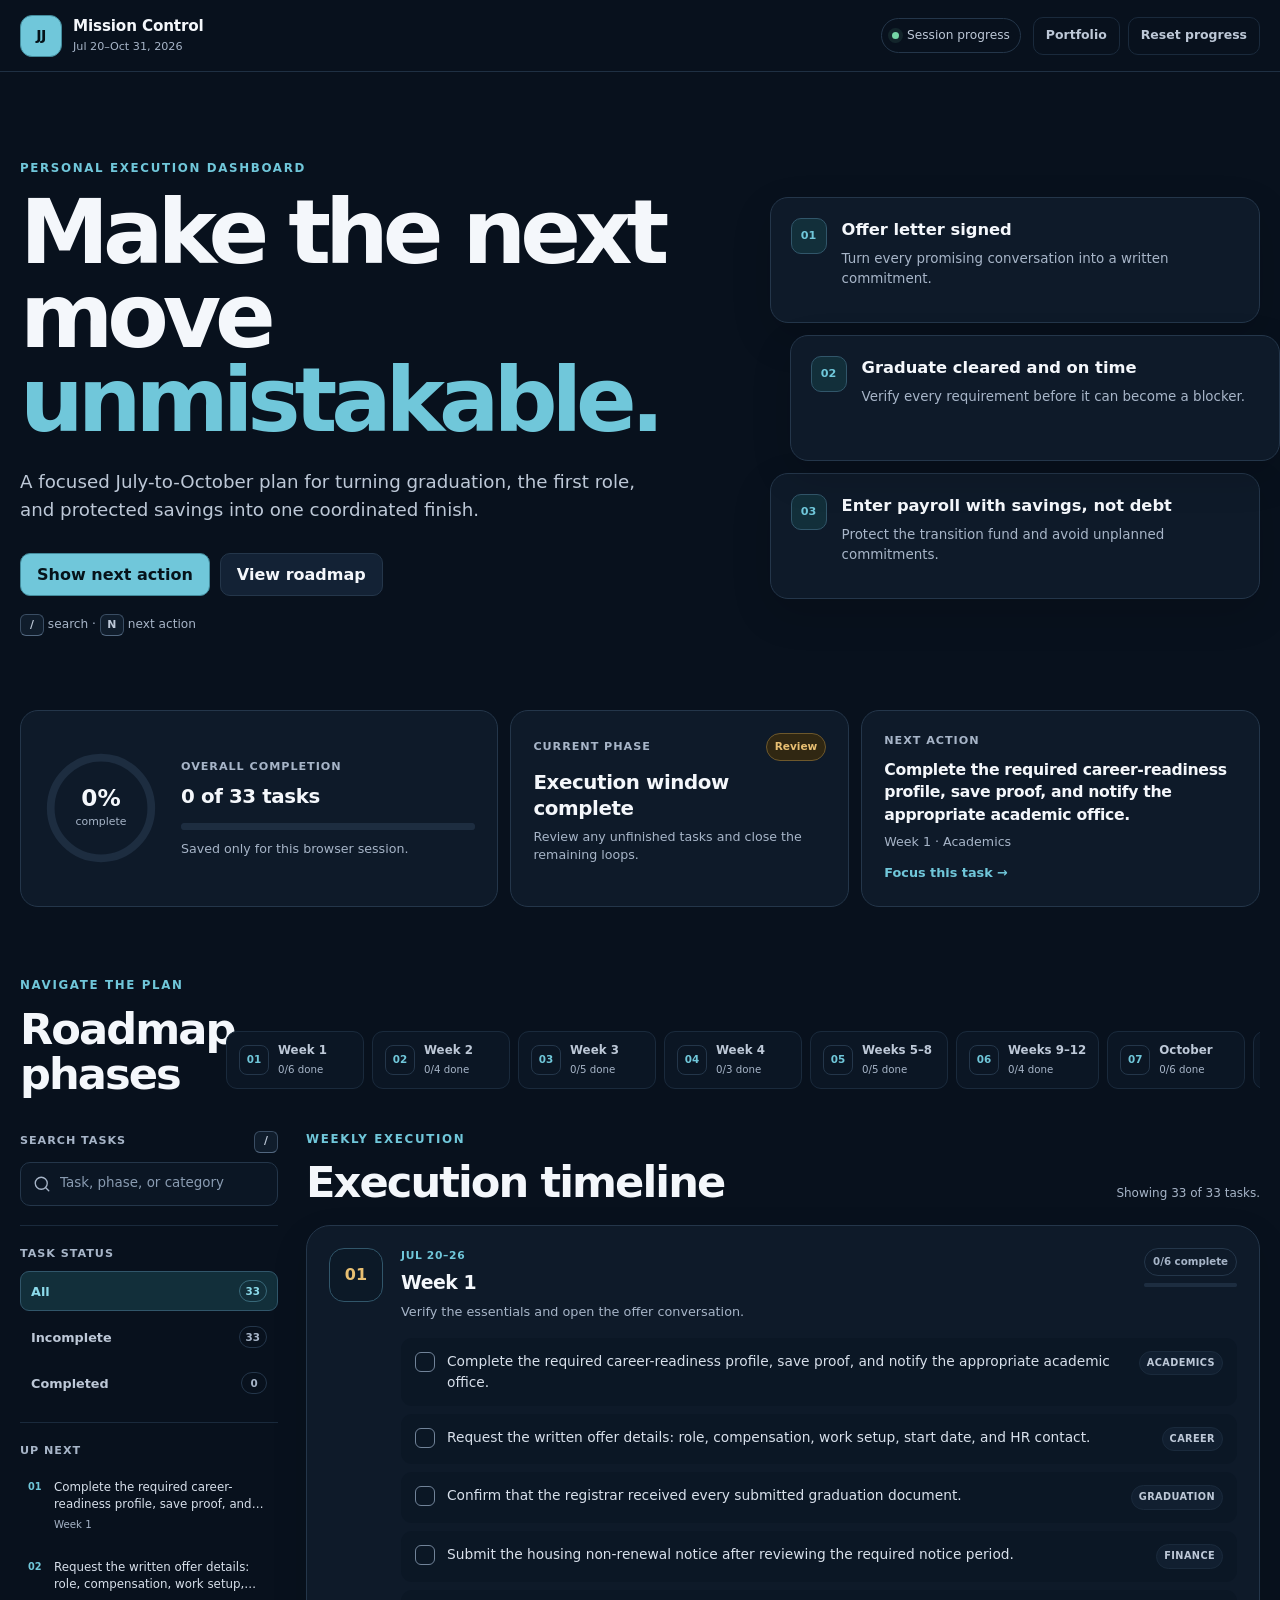
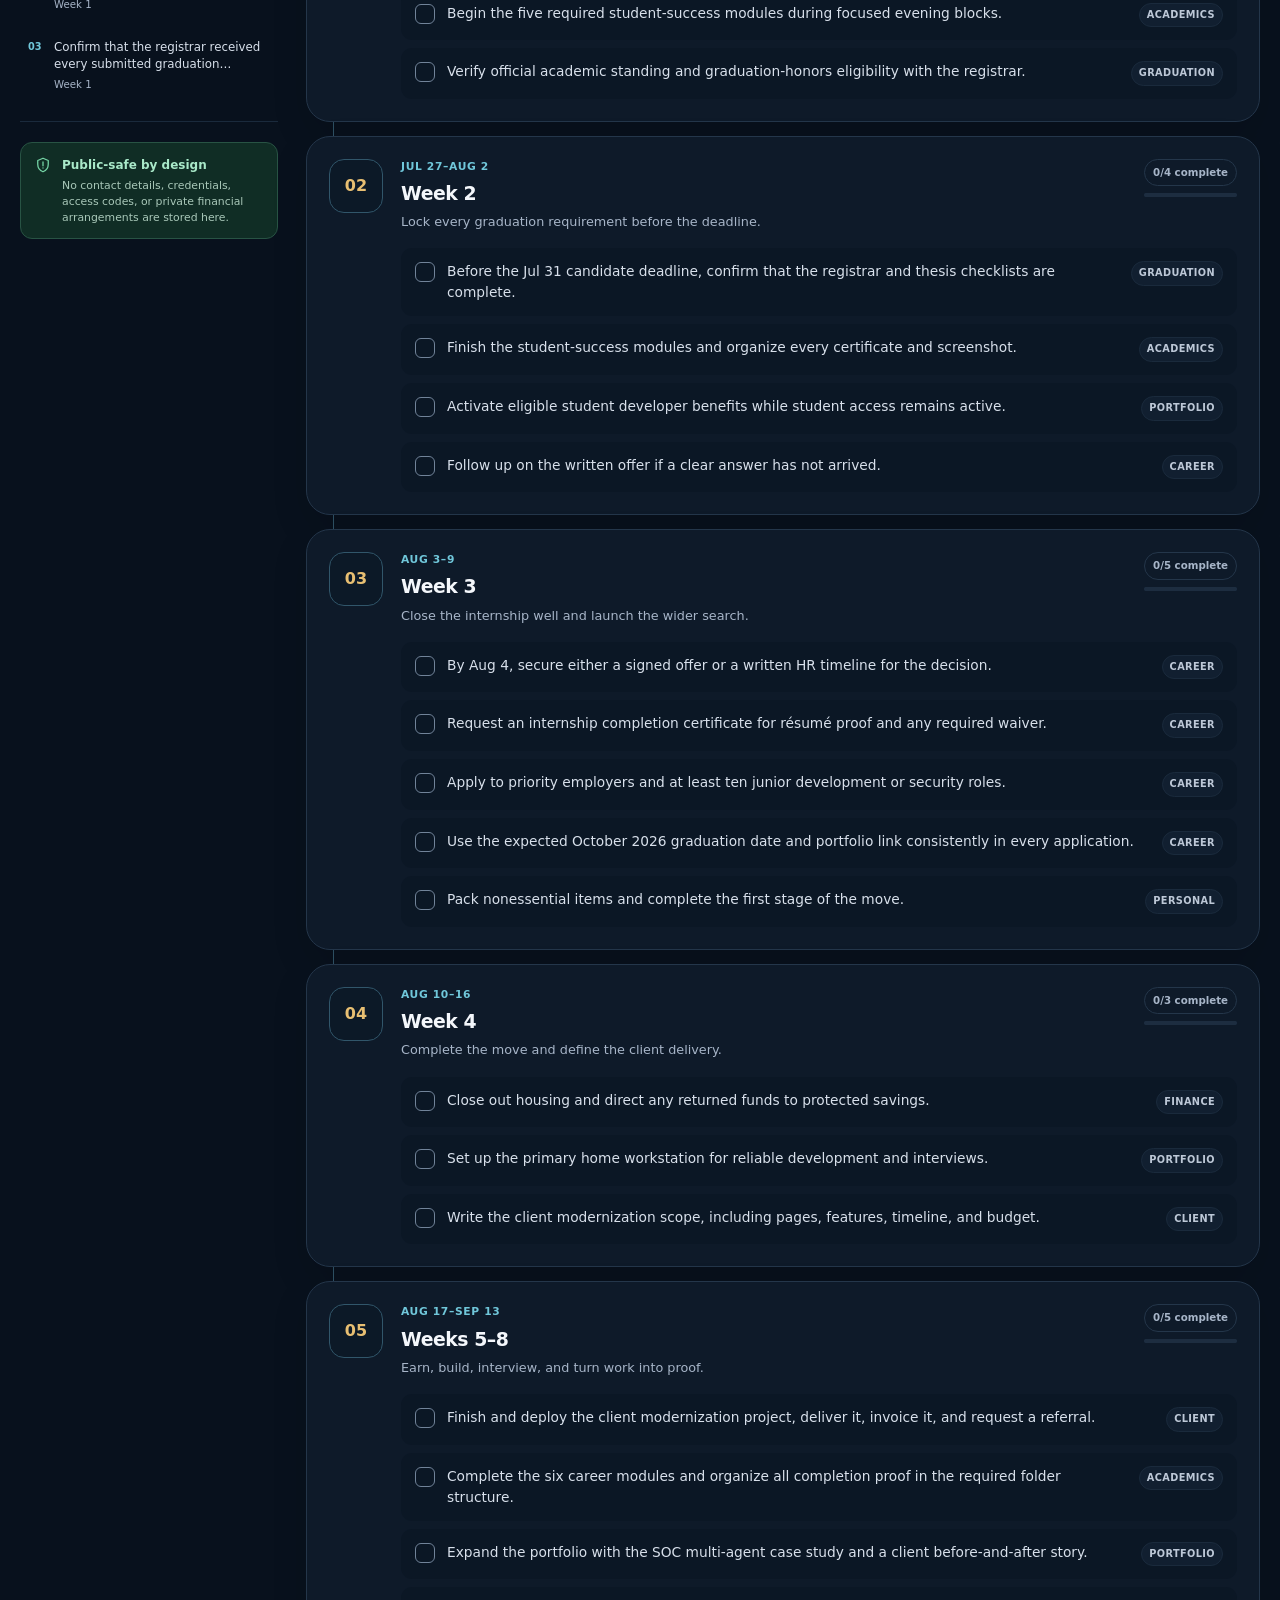
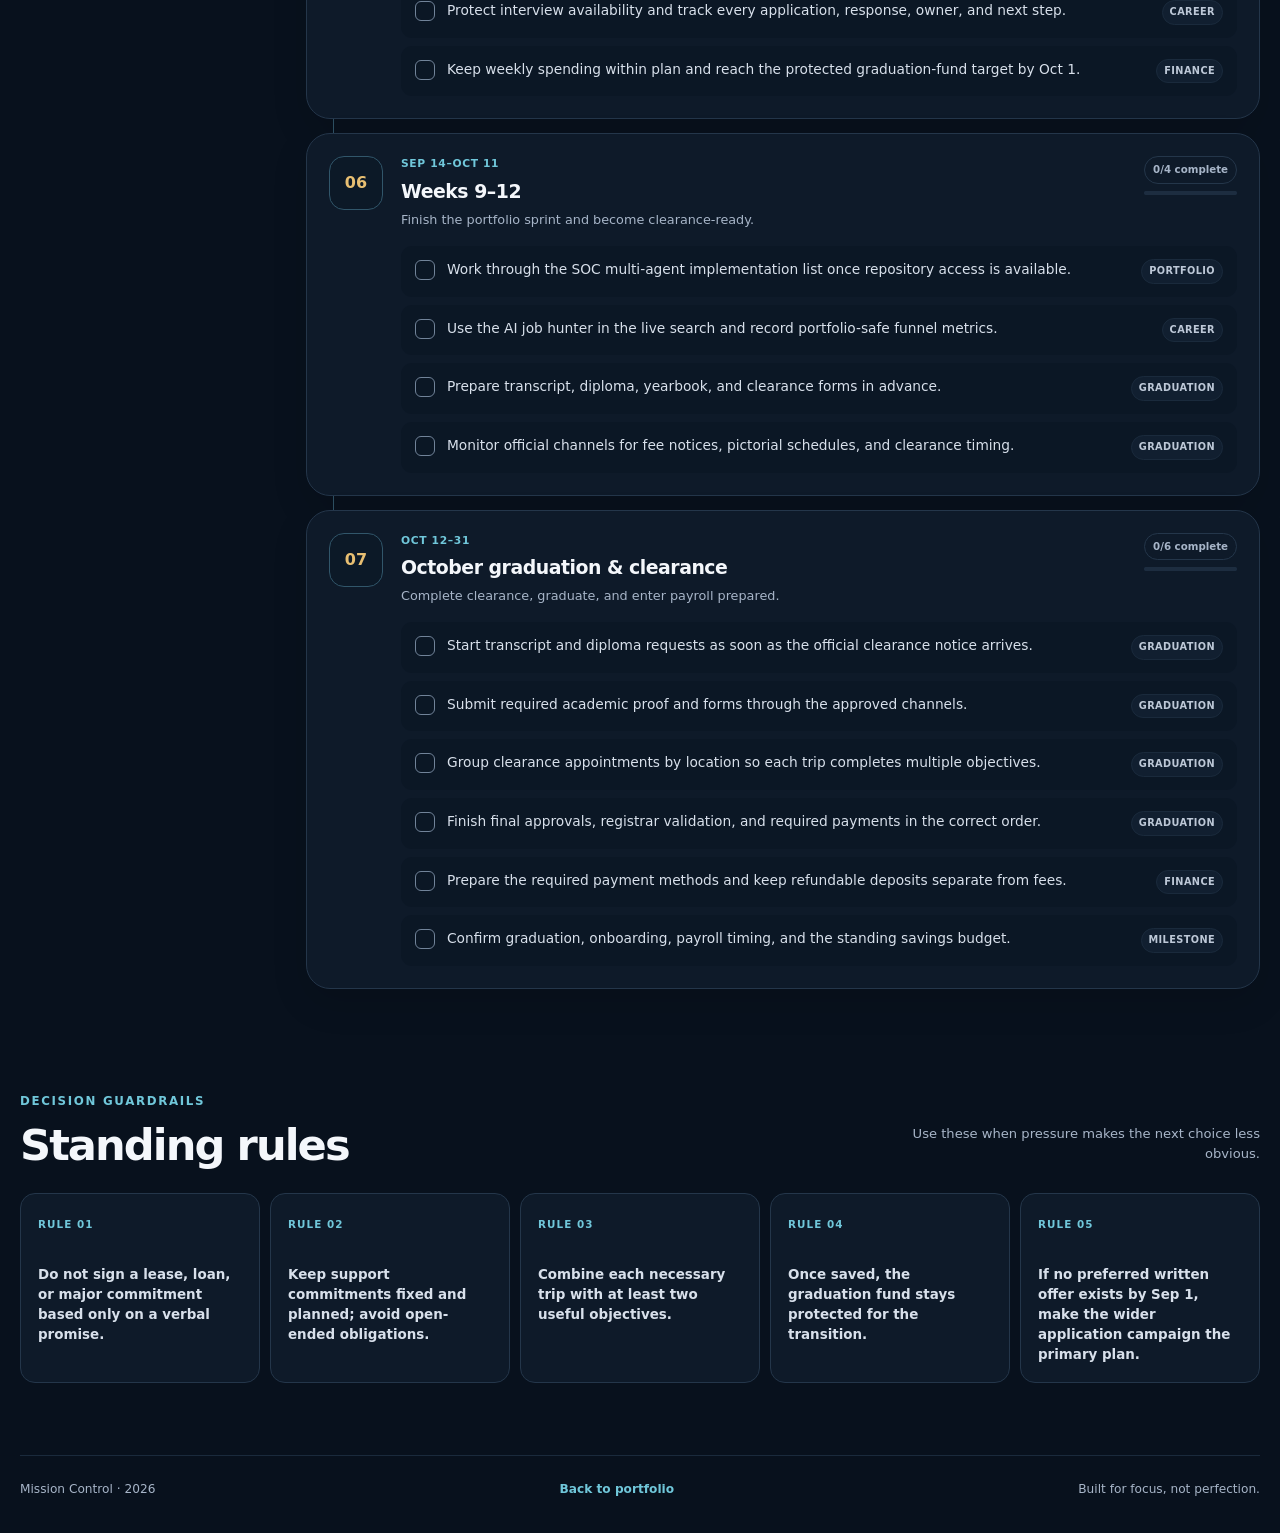
<file: roadmap/index.html>
<!doctype html>
<html lang="en">
<head>
  <meta charset="utf-8">
  <meta name="viewport" content="width=device-width, initial-scale=1">
  <meta name="color-scheme" content="dark">
  <meta name="theme-color" content="#08111d">
  <meta name="robots" content="noindex,nofollow">
  <meta name="description" content="A session-based execution dashboard for career, graduation, and financial goals from July to October 2026.">
  <meta http-equiv="Content-Security-Policy" content="default-src 'self'; script-src 'self'; style-src 'self'; img-src 'self' data:; object-src 'none'; base-uri 'self'; form-action 'none'; upgrade-insecure-requests">
  <link rel="canonical" href="https://newtonsuu.github.io/Portfolio_v2/roadmap/">
  <title>Mission Control | July–October 2026 Roadmap</title>
  <link rel="stylesheet" href="styles.css">
  <script src="script.js" defer></script>
</head>
<body>
  <a class="skip-link" href="#execution-timeline">Skip to execution timeline</a>

  <header class="site-header">
    <a class="brand" href="#" aria-label="Mission Control roadmap home">
      <span class="brand-mark" aria-hidden="true">JJ</span>
      <span class="brand-copy">
        <strong>Mission Control</strong>
        <small>Jul 20–Oct 31, 2026</small>
      </span>
    </a>

    <div class="header-actions">
      <span class="session-badge" id="session-badge" title="Task progress is stored only in this browser tab's session">
        <span class="status-dot" aria-hidden="true"></span>
        <span id="session-label">Session progress</span>
      </span>
      <a class="button button-quiet portfolio-link" href="../">Portfolio</a>
      <button class="button button-quiet" id="open-reset" type="button">Reset progress</button>
    </div>
  </header>

  <main id="top" class="page-shell">
    <noscript>
      <p class="noscript-notice">JavaScript is required for task progress, search, filters, and phase navigation.</p>
    </noscript>

    <section class="hero" aria-labelledby="hero-title">
      <div class="hero-copy">
        <p class="eyebrow">Personal execution dashboard</p>
        <h1 id="hero-title">Make the next move <span>unmistakable.</span></h1>
        <p class="hero-description">
          A focused July-to-October plan for turning graduation, the first role, and protected savings into one coordinated finish.
        </p>
        <div class="hero-actions">
          <button class="button button-primary" id="focus-next" type="button" aria-keyshortcuts="N">Show next action</button>
          <a class="button button-secondary" href="#execution-timeline">View roadmap</a>
        </div>
        <p class="keyboard-hint"><kbd>/</kbd> search <span aria-hidden="true">·</span> <kbd>N</kbd> next action</p>
      </div>

      <div class="goal-stack" aria-label="Primary goals">
        <article class="goal-card">
          <span class="goal-number" aria-hidden="true">01</span>
          <div>
            <strong>Offer letter signed</strong>
            <small>Turn every promising conversation into a written commitment.</small>
          </div>
        </article>
        <article class="goal-card">
          <span class="goal-number" aria-hidden="true">02</span>
          <div>
            <strong>Graduate cleared and on time</strong>
            <small>Verify every requirement before it can become a blocker.</small>
          </div>
        </article>
        <article class="goal-card">
          <span class="goal-number" aria-hidden="true">03</span>
          <div>
            <strong>Enter payroll with savings, not debt</strong>
            <small>Protect the transition fund and avoid unplanned commitments.</small>
          </div>
        </article>
      </div>
    </section>

    <section class="dashboard" aria-label="Overall roadmap status">
      <article class="dashboard-card progress-card">
        <div class="progress-visual">
          <svg class="progress-ring" viewBox="0 0 120 120" role="img" aria-label="Overall completion: 0 percent" id="progress-ring">
            <circle class="progress-ring-track" cx="60" cy="60" r="52" pathLength="100"></circle>
            <circle class="progress-ring-value" id="progress-ring-value" cx="60" cy="60" r="52" pathLength="100"></circle>
          </svg>
          <div class="progress-ring-copy" aria-hidden="true">
            <strong id="progress-percent">0%</strong>
            <small>complete</small>
          </div>
        </div>
        <div class="progress-copy">
          <p class="metric-label">Overall completion</p>
          <p class="metric-value"><span id="completed-count">0</span> of <span id="total-count">0</span> tasks</p>
          <progress class="progress-bar" id="progress-bar" max="100" value="0" aria-label="Overall roadmap completion">0%</progress>
          <p class="metric-note">Saved only for this browser session.</p>
        </div>
      </article>

      <article class="dashboard-card phase-card-summary">
        <div class="metric-heading">
          <p class="metric-label">Current phase</p>
          <span class="metric-chip" id="current-phase-chip">Today</span>
        </div>
        <p class="metric-value" id="current-phase">Loading…</p>
        <p class="metric-note" id="current-phase-note">Calculated from today’s date.</p>
      </article>

      <article class="dashboard-card next-card">
        <p class="metric-label">Next action</p>
        <p class="metric-value metric-value-small" id="next-task">Loading…</p>
        <p class="metric-note" id="next-task-meta"></p>
        <button class="text-button" id="jump-next" type="button" aria-keyshortcuts="N">Focus this task <span aria-hidden="true">→</span></button>
      </article>
    </section>

    <section class="phase-selector" aria-labelledby="phase-selector-title">
      <div class="phase-selector-heading">
        <p class="eyebrow">Navigate the plan</p>
        <h2 id="phase-selector-title">Roadmap phases</h2>
      </div>
      <nav class="phase-nav" aria-label="Jump to a roadmap phase">
        <div class="phase-nav-list" id="phase-nav-list"></div>
      </nav>
    </section>

    <section class="workspace" aria-label="Roadmap workspace">
      <aside class="control-panel" aria-label="Roadmap controls">
        <div class="control-block">
          <div class="control-heading">
            <label class="control-label" for="task-search">Search tasks</label>
            <kbd>/</kbd>
          </div>
          <div class="search-field">
            <svg aria-hidden="true" viewBox="0 0 24 24" width="18" height="18">
              <path d="m21 21-4.35-4.35m2.35-5.65a8 8 0 1 1-16 0 8 8 0 0 1 16 0Z"></path>
            </svg>
            <input id="task-search" type="search" placeholder="Task, phase, or category" autocomplete="off" aria-keyshortcuts="/">
          </div>
        </div>

        <div class="control-block">
          <p class="control-label">Task status</p>
          <div class="filter-list" role="group" aria-label="Filter tasks by completion">
            <button class="filter-button is-active" type="button" data-filter="all" aria-pressed="true">
              <span>All</span><span class="filter-count" id="filter-count-all">0</span>
            </button>
            <button class="filter-button" type="button" data-filter="incomplete" aria-pressed="false">
              <span>Incomplete</span><span class="filter-count" id="filter-count-incomplete">0</span>
            </button>
            <button class="filter-button" type="button" data-filter="completed" aria-pressed="false">
              <span>Completed</span><span class="filter-count" id="filter-count-completed">0</span>
            </button>
          </div>
        </div>

        <div class="control-block next-actions-panel">
          <p class="control-label">Up next</p>
          <ol class="next-actions" id="next-actions"></ol>
        </div>

        <div class="privacy-note">
          <svg aria-hidden="true" viewBox="0 0 24 24" width="18" height="18">
            <path d="M12 3 5 6v5c0 4.6 2.9 8.4 7 10 4.1-1.6 7-5.4 7-10V6l-7-3Zm0 5v5m0 3h.01"></path>
          </svg>
          <div>
            <strong>Public-safe by design</strong>
            <p>No contact details, credentials, access codes, or private financial arrangements are stored here.</p>
          </div>
        </div>
      </aside>

      <div class="roadmap-panel" id="execution-timeline" tabindex="-1">
        <div class="section-heading timeline-heading">
          <div>
            <p class="eyebrow">Weekly execution</p>
            <h2>Execution timeline</h2>
          </div>
          <p class="results-summary" id="results-summary" aria-live="polite">Showing all tasks.</p>
        </div>

        <div class="timeline" id="timeline"></div>

        <div class="empty-state" id="empty-state" hidden>
          <span class="empty-icon" aria-hidden="true">⌁</span>
          <h3 id="empty-title">No tasks found</h3>
          <p id="empty-copy">Try a different search or task status.</p>
          <button class="button button-secondary" id="clear-view" type="button">Clear search and filters</button>
        </div>
      </div>
    </section>

    <section class="rules-section" id="standing-rules" tabindex="-1" aria-labelledby="rules-title">
      <div class="section-heading rules-heading">
        <div>
          <p class="eyebrow">Decision guardrails</p>
          <h2 id="rules-title">Standing rules</h2>
        </div>
        <p>Use these when pressure makes the next choice less obvious.</p>
      </div>
      <div class="rules-grid" id="rules-grid"></div>
    </section>
  </main>

  <footer class="site-footer">
    <span>Mission Control · 2026</span>
    <a href="../">Back to portfolio</a>
    <span>Built for focus, not perfection.</span>
  </footer>

  <dialog class="reset-dialog" id="reset-dialog" aria-labelledby="reset-title">
    <form method="dialog">
      <span class="dialog-kicker">Session progress</span>
      <h2 id="reset-title">Reset every checked task?</h2>
      <p>This clears progress for the current browser session only. The roadmap itself will not change.</p>
      <div class="dialog-actions">
        <button class="button button-secondary" value="cancel">Keep progress</button>
        <button class="button button-danger" value="confirm">Reset progress</button>
      </div>
    </form>
  </dialog>

  <div class="toast" id="toast" role="status" aria-live="polite" aria-atomic="true"></div>
</body>
</html>
</file>
<file: roadmap/styles.css>
:root {
  color-scheme: dark;
  --bg: #08111d;
  --bg-deep: #050b13;
  --surface: #0e1a29;
  --surface-raised: #132235;
  --surface-soft: #0b1624;
  --line: #24364a;
  --line-soft: #1a2a3c;
  --text: #f4f7fb;
  --text-soft: #d8e0eb;
  --muted: #a7b5c8;
  --muted-strong: #bdc8d7;
  --accent: #70c7da;
  --accent-strong: #8cdaea;
  --accent-ink: #06131a;
  --accent-soft: #122f3a;
  --success: #75d5a6;
  --success-soft: #102d25;
  --warning: #e8bf72;
  --warning-soft: #302712;
  --danger: #ff9aa9;
  --danger-soft: #381923;
  --focus: #a6e8f5;
  --shadow: 0 24px 60px rgba(0, 0, 0, 0.25);
  --radius-xl: 24px;
  --radius-lg: 18px;
  --radius-md: 12px;
  --max-width: 1240px;
}

* {
  box-sizing: border-box;
}

html {
  scroll-behavior: smooth;
  scrollbar-color: #344b64 var(--bg);
}

body {
  min-width: 280px;
  min-height: 100vh;
  margin: 0;
  background:
    radial-gradient(circle at 12% -10%, rgba(49, 129, 151, 0.16), transparent 34rem),
    var(--bg);
  color: var(--text);
  font-family: Inter, ui-sans-serif, system-ui, -apple-system, BlinkMacSystemFont, "Segoe UI", sans-serif;
  line-height: 1.5;
  text-rendering: optimizeLegibility;
}

button,
input {
  font: inherit;
}

button,
a {
  -webkit-tap-highlight-color: transparent;
}

button {
  color: inherit;
}

a {
  color: inherit;
}

[hidden] {
  display: none !important;
}

::selection {
  background: rgba(112, 199, 218, 0.28);
}

.skip-link {
  position: fixed;
  top: 12px;
  left: 12px;
  z-index: 100;
  padding: 10px 14px;
  border-radius: 10px;
  background: var(--text);
  color: var(--bg);
  font-weight: 800;
  text-decoration: none;
  transform: translateY(-160%);
}

.skip-link:focus {
  transform: translateY(0);
}

.site-header {
  position: sticky;
  top: 0;
  z-index: 30;
  display: flex;
  align-items: center;
  justify-content: space-between;
  gap: 20px;
  width: 100%;
  min-height: 72px;
  padding: 12px max(20px, calc((100% - var(--max-width)) / 2));
  border-bottom: 1px solid rgba(36, 54, 74, 0.86);
  background: var(--bg);
}

.brand {
  display: inline-flex;
  align-items: center;
  gap: 11px;
  min-width: 0;
  text-decoration: none;
}

.brand-mark {
  display: grid;
  flex: 0 0 auto;
  place-items: center;
  width: 42px;
  height: 42px;
  border: 1px solid #438b9c;
  border-radius: 12px;
  background: var(--accent);
  color: var(--accent-ink);
  font-size: 0.9rem;
  font-weight: 900;
  letter-spacing: -0.04em;
}

.brand-copy {
  min-width: 0;
}

.brand strong,
.brand small {
  display: block;
}

.brand strong {
  font-size: 0.95rem;
  letter-spacing: -0.01em;
}

.brand small {
  margin-top: 1px;
  color: var(--muted);
  font-size: 0.7rem;
}

.header-actions {
  display: flex;
  align-items: center;
  gap: 8px;
}

.session-badge {
  display: inline-flex;
  align-items: center;
  gap: 8px;
  margin-right: 4px;
  padding: 7px 10px;
  border: 1px solid var(--line);
  border-radius: 999px;
  color: var(--muted-strong);
  font-size: 0.76rem;
  white-space: nowrap;
}

.session-badge.has-warning {
  border-color: #6d582c;
  color: var(--warning);
}

.status-dot {
  width: 7px;
  height: 7px;
  border-radius: 50%;
  background: var(--success);
  box-shadow: 0 0 0 4px rgba(117, 213, 166, 0.1);
}

.has-warning .status-dot {
  background: var(--warning);
  box-shadow: 0 0 0 4px rgba(232, 191, 114, 0.1);
}

.page-shell,
.site-footer {
  width: min(calc(100% - 40px), var(--max-width));
  margin-inline: auto;
}

.page-shell {
  scroll-margin-top: 80px;
}

.noscript-notice {
  margin: 24px 0 0;
  padding: 14px 16px;
  border: 1px solid #6d582c;
  border-radius: var(--radius-md);
  background: var(--warning-soft);
  color: #f1d99f;
}

.hero {
  display: grid;
  grid-template-columns: minmax(0, 1.15fr) minmax(340px, 0.85fr);
  gap: clamp(40px, 7vw, 86px);
  align-items: center;
  min-height: 610px;
  padding: 88px 0 74px;
}

.eyebrow {
  margin: 0 0 12px;
  color: var(--accent);
  font-size: 0.74rem;
  font-weight: 850;
  letter-spacing: 0.14em;
  text-transform: uppercase;
}

.hero h1 {
  max-width: 760px;
  margin: 0;
  font-size: clamp(3.5rem, 7vw, 6.7rem);
  line-height: 0.94;
  letter-spacing: -0.068em;
}

.hero h1 span {
  display: block;
  color: var(--accent);
}

.hero-description {
  max-width: 650px;
  margin: 26px 0 0;
  color: var(--muted-strong);
  font-size: clamp(1rem, 1.8vw, 1.14rem);
}

.hero-actions {
  display: flex;
  flex-wrap: wrap;
  gap: 10px;
  margin-top: 30px;
}

.button {
  display: inline-flex;
  align-items: center;
  justify-content: center;
  min-height: 43px;
  padding: 0 16px;
  border: 1px solid transparent;
  border-radius: 10px;
  cursor: pointer;
  font-weight: 780;
  text-decoration: none;
  transition: background-color 150ms ease, border-color 150ms ease, color 150ms ease, transform 150ms ease;
}

.button:disabled,
.text-button:disabled {
  cursor: not-allowed;
  opacity: 0.48;
}

.button-primary {
  border-color: #438b9c;
  background: var(--accent);
  color: var(--accent-ink);
}

.button-secondary {
  border-color: var(--line);
  background: var(--surface-raised);
  color: var(--text);
}

.button-quiet {
  min-height: 38px;
  padding-inline: 12px;
  border-color: var(--line-soft);
  background: transparent;
  color: var(--muted-strong);
  font-size: 0.78rem;
}

.button-danger {
  border-color: #844052;
  background: var(--danger-soft);
  color: #ffc1cb;
}

.keyboard-hint {
  margin: 18px 0 0;
  color: var(--muted);
  font-size: 0.76rem;
}

kbd {
  display: inline-grid;
  min-width: 24px;
  min-height: 22px;
  place-items: center;
  padding-inline: 6px;
  border: 1px solid #3a4d63;
  border-bottom-color: #52677f;
  border-radius: 6px;
  background: #101d2c;
  color: var(--muted-strong);
  font-family: inherit;
  font-size: 0.68rem;
  font-weight: 800;
  line-height: 1;
}

.goal-stack {
  display: grid;
  gap: 12px;
}

.goal-card {
  display: grid;
  grid-template-columns: auto 1fr;
  gap: 15px;
  min-height: 126px;
  align-items: start;
  padding: 20px;
  border: 1px solid var(--line);
  border-radius: var(--radius-lg);
  background: var(--surface);
  box-shadow: 0 15px 40px rgba(0, 0, 0, 0.14);
}

.goal-card:nth-child(2) {
  transform: translateX(20px);
}

.goal-number {
  display: grid;
  place-items: center;
  width: 36px;
  height: 36px;
  border: 1px solid #31566a;
  border-radius: 10px;
  background: var(--accent-soft);
  color: var(--accent);
  font-size: 0.7rem;
  font-weight: 900;
}

.goal-card strong {
  display: block;
  margin-bottom: 6px;
  font-size: 1.02rem;
}

.goal-card small {
  display: block;
  color: var(--muted);
  font-size: 0.84rem;
  line-height: 1.5;
}

.dashboard {
  display: grid;
  grid-template-columns: 1.2fr 0.85fr 1fr;
  gap: 12px;
  margin-bottom: 70px;
}

.dashboard-card {
  min-height: 174px;
  padding: 22px;
  border: 1px solid var(--line);
  border-radius: var(--radius-lg);
  background: var(--surface);
}

.progress-card {
  display: flex;
  align-items: center;
  gap: 22px;
}

.progress-visual {
  position: relative;
  display: grid;
  flex: 0 0 auto;
  width: 116px;
  height: 116px;
  place-items: center;
}

.progress-ring {
  position: absolute;
  inset: 0;
  width: 100%;
  height: 100%;
}

.progress-ring circle {
  fill: none;
  stroke-width: 8;
}

.progress-ring-track {
  stroke: #1d2d40;
}

.progress-ring-value {
  stroke: var(--success);
  stroke-dasharray: 100;
  stroke-dashoffset: 100;
  stroke-linecap: round;
  transform: rotate(-90deg);
  transform-origin: 50% 50%;
  transition: stroke-dashoffset 220ms ease;
}

.progress-ring-copy {
  position: relative;
  display: grid;
  place-items: center;
}

.progress-ring-copy strong {
  font-size: 1.45rem;
  line-height: 1;
}

.progress-ring-copy small {
  margin-top: 5px;
  color: var(--muted);
  font-size: 0.68rem;
}

.progress-copy {
  min-width: 0;
  flex: 1;
}

.metric-label,
.control-label {
  margin: 0;
  color: var(--muted);
  font-size: 0.7rem;
  font-weight: 850;
  letter-spacing: 0.085em;
  text-transform: uppercase;
}

.metric-value {
  margin: 9px 0 6px;
  font-size: 1.24rem;
  font-weight: 800;
  line-height: 1.3;
  letter-spacing: -0.02em;
}

.metric-value-small {
  font-size: 0.98rem;
  line-height: 1.44;
}

.metric-note {
  margin: 0;
  color: var(--muted);
  font-size: 0.79rem;
  line-height: 1.45;
}

.metric-heading {
  display: flex;
  align-items: center;
  justify-content: space-between;
  gap: 10px;
}

.metric-chip {
  padding: 5px 8px;
  border: 1px solid var(--line);
  border-radius: 999px;
  color: var(--muted);
  font-size: 0.66rem;
  font-weight: 800;
}

.metric-chip.is-current {
  border-color: #31566a;
  background: var(--accent-soft);
  color: var(--accent);
}

.metric-chip.is-review {
  border-color: #6d582c;
  background: var(--warning-soft);
  color: var(--warning);
}

.progress-bar {
  display: block;
  width: 100%;
  height: 7px;
  margin: 13px 0 10px;
  overflow: hidden;
  border: 0;
  border-radius: 999px;
  appearance: none;
  background: #1d2d40;
}

.progress-bar::-webkit-progress-bar {
  border-radius: 999px;
  background: #1d2d40;
}

.progress-bar::-webkit-progress-value {
  border-radius: 999px;
  background: var(--success);
}

.progress-bar::-moz-progress-bar {
  border-radius: 999px;
  background: var(--success);
}

.text-button {
  margin-top: 12px;
  padding: 0;
  border: 0;
  background: transparent;
  color: var(--accent);
  cursor: pointer;
  font-size: 0.8rem;
  font-weight: 800;
}

.phase-selector {
  display: grid;
  grid-template-columns: 180px minmax(0, 1fr);
  gap: 26px;
  align-items: end;
  margin-bottom: 34px;
}

.phase-selector-heading h2,
.section-heading h2 {
  margin: 0;
  font-size: clamp(1.8rem, 3.5vw, 2.7rem);
  line-height: 1.04;
  letter-spacing: -0.045em;
}

.phase-nav {
  min-width: 0;
  overflow-x: auto;
  overscroll-behavior-inline: contain;
  padding: 0 0 8px;
  scrollbar-width: thin;
}

.phase-nav-list {
  display: flex;
  gap: 8px;
  width: max-content;
}

.phase-nav-button {
  display: grid;
  grid-template-columns: auto 1fr;
  gap: 9px;
  align-items: center;
  min-width: 138px;
  padding: 10px 12px;
  border: 1px solid var(--line-soft);
  border-radius: 11px;
  background: var(--surface-soft);
  color: var(--muted-strong);
  cursor: pointer;
  text-align: left;
  transition: border-color 150ms ease, background-color 150ms ease, transform 150ms ease;
}

.phase-nav-button.is-current {
  border-color: #3b7484;
  background: var(--accent-soft);
  color: var(--text);
}

.phase-nav-number {
  display: grid;
  width: 30px;
  height: 30px;
  place-items: center;
  border: 1px solid var(--line);
  border-radius: 8px;
  color: var(--accent);
  font-size: 0.65rem;
  font-weight: 900;
}

.phase-nav-copy strong,
.phase-nav-copy small {
  display: block;
}

.phase-nav-copy strong {
  font-size: 0.74rem;
}

.phase-nav-copy small {
  margin-top: 2px;
  color: var(--muted);
  font-size: 0.64rem;
}

.workspace {
  display: grid;
  grid-template-columns: 258px minmax(0, 1fr);
  gap: 28px;
  align-items: start;
}

.control-panel {
  position: sticky;
  top: 94px;
  display: grid;
  gap: 20px;
}

.control-block {
  padding-bottom: 19px;
  border-bottom: 1px solid var(--line-soft);
}

.control-heading {
  display: flex;
  align-items: center;
  justify-content: space-between;
  gap: 10px;
  margin-bottom: 9px;
}

.search-field {
  display: flex;
  align-items: center;
  gap: 9px;
  min-height: 44px;
  padding: 0 12px;
  border: 1px solid var(--line);
  border-radius: 10px;
  background: var(--surface-soft);
}

.search-field:focus-within {
  border-color: #4c8797;
  box-shadow: 0 0 0 3px rgba(112, 199, 218, 0.12);
}

.search-field svg {
  flex: 0 0 auto;
  fill: none;
  stroke: var(--muted);
  stroke-linecap: round;
  stroke-width: 1.8;
}

.search-field input {
  width: 100%;
  min-width: 0;
  padding: 10px 0;
  border: 0;
  outline: 0;
  background: transparent;
  color: var(--text);
  font-size: 0.84rem;
}

.search-field input::placeholder {
  color: #899bb1;
  opacity: 1;
}

.filter-list {
  display: grid;
  gap: 6px;
  margin-top: 9px;
}

.filter-button {
  display: flex;
  align-items: center;
  justify-content: space-between;
  gap: 10px;
  width: 100%;
  min-height: 40px;
  padding: 8px 10px;
  border: 1px solid transparent;
  border-radius: 9px;
  background: transparent;
  color: var(--muted-strong);
  cursor: pointer;
  font-size: 0.8rem;
  font-weight: 750;
  text-align: left;
}

.filter-button.is-active {
  border-color: #31566a;
  background: var(--accent-soft);
  color: var(--accent-strong);
}

.filter-count {
  display: grid;
  min-width: 26px;
  height: 22px;
  place-items: center;
  padding: 0 6px;
  border: 1px solid var(--line);
  border-radius: 999px;
  color: var(--muted);
  font-size: 0.65rem;
}

.filter-button.is-active .filter-count {
  border-color: #386879;
  color: var(--accent-strong);
}

.next-actions {
  display: grid;
  gap: 7px;
  margin: 9px 0 0;
  padding: 0;
  list-style: none;
  counter-reset: action;
}

.next-actions li:not(.next-actions-complete) {
  position: relative;
  counter-increment: action;
}

.next-action-button {
  display: grid;
  width: 100%;
  gap: 4px;
  padding: 10px 10px 10px 34px;
  border: 0;
  border-radius: 9px;
  background: transparent;
  color: var(--text-soft);
  cursor: pointer;
  text-align: left;
}

.next-action-button::before {
  content: counter(action, decimal-leading-zero);
  position: absolute;
  top: 11px;
  left: 8px;
  color: var(--accent);
  font-size: 0.61rem;
  font-weight: 900;
}

.next-action-button span {
  display: -webkit-box;
  overflow: hidden;
  font-size: 0.74rem;
  line-height: 1.42;
  -webkit-box-orient: vertical;
  -webkit-line-clamp: 2;
}

.next-action-button small {
  color: var(--muted);
  font-size: 0.64rem;
}

.next-actions-complete {
  padding: 10px;
  border-radius: 9px;
  background: var(--success-soft);
  color: #a9e9c9;
  font-size: 0.76rem;
}

.privacy-note {
  display: grid;
  grid-template-columns: auto 1fr;
  gap: 10px;
  padding: 13px;
  border: 1px solid #285344;
  border-radius: var(--radius-md);
  background: var(--success-soft);
}

.privacy-note svg {
  fill: none;
  stroke: var(--success);
  stroke-linecap: round;
  stroke-linejoin: round;
  stroke-width: 1.7;
}

.privacy-note strong {
  display: block;
  color: #a9e9c9;
  font-size: 0.75rem;
}

.privacy-note p {
  margin: 4px 0 0;
  color: #a9c8b9;
  font-size: 0.68rem;
  line-height: 1.45;
}

.roadmap-panel {
  min-width: 0;
  scroll-margin-top: 90px;
}

.section-heading {
  display: flex;
  align-items: end;
  justify-content: space-between;
  gap: 24px;
}

.timeline-heading {
  margin-bottom: 20px;
}

.results-summary {
  margin: 0 0 3px;
  color: var(--muted);
  font-size: 0.75rem;
  text-align: right;
}

.timeline {
  position: relative;
  display: grid;
  gap: 14px;
}

.timeline::before {
  content: "";
  position: absolute;
  top: 27px;
  bottom: 27px;
  left: 27px;
  width: 1px;
  background: #31566a;
}

.timeline-phase {
  position: relative;
  display: grid;
  grid-template-columns: 56px minmax(0, 1fr);
  gap: 16px;
  padding: 22px;
  border: 1px solid var(--line);
  border-radius: var(--radius-xl);
  background: var(--surface);
  box-shadow: 0 14px 36px rgba(0, 0, 0, 0.12);
  scroll-margin-top: 90px;
  transition: border-color 160ms ease, box-shadow 160ms ease, transform 160ms ease;
}

.timeline-phase.is-current {
  border-color: #3f7e8f;
  box-shadow: 0 18px 46px rgba(26, 104, 124, 0.12);
}

.timeline-phase.is-past:not(.is-complete) .phase-marker {
  color: var(--warning);
}

.timeline-phase.is-complete .phase-marker {
  border-color: #35634f;
  background: var(--success-soft);
  color: var(--success);
}

.phase-marker {
  position: relative;
  z-index: 1;
  display: grid;
  width: 54px;
  height: 54px;
  place-items: center;
  border: 1px solid #31566a;
  border-radius: 15px;
  background: #0c1927;
  color: var(--accent);
  font-size: 1rem;
  font-weight: 900;
}

.phase-content {
  min-width: 0;
}

.phase-header {
  display: flex;
  align-items: flex-start;
  justify-content: space-between;
  gap: 22px;
  margin-bottom: 17px;
}

.phase-date {
  margin: 0 0 4px;
  color: var(--accent);
  font-size: 0.67rem;
  font-weight: 850;
  letter-spacing: 0.06em;
  text-transform: uppercase;
}

.phase-header h3 {
  margin: 0;
  font-size: 1.18rem;
  letter-spacing: -0.025em;
}

.phase-subtitle {
  margin: 5px 0 0;
  color: var(--muted);
  font-size: 0.8rem;
}

.phase-meta {
  display: grid;
  flex: 0 0 auto;
  gap: 7px;
  justify-items: end;
}

.phase-badge {
  padding: 5px 8px;
  border: 1px solid var(--line);
  border-radius: 999px;
  color: var(--muted);
  font-size: 0.64rem;
  font-weight: 800;
  white-space: nowrap;
}

.is-current .phase-badge {
  border-color: #386879;
  background: var(--accent-soft);
  color: var(--accent-strong);
}

.phase-progress {
  width: 100%;
  height: 4px;
  overflow: hidden;
  border: 0;
  border-radius: 999px;
  appearance: none;
  background: #1d2d40;
}

.phase-progress::-webkit-progress-bar {
  border-radius: 999px;
  background: #1d2d40;
}

.phase-progress::-webkit-progress-value {
  border-radius: 999px;
  background: var(--accent);
}

.phase-progress::-moz-progress-bar {
  border-radius: 999px;
  background: var(--accent);
}

.task-list {
  display: grid;
  gap: 8px;
  margin: 0;
  padding: 0;
  list-style: none;
}

.task-item {
  display: grid;
  grid-template-columns: auto minmax(0, 1fr) auto;
  gap: 12px;
  align-items: start;
  padding: 12px 13px;
  border: 1px solid transparent;
  border-radius: 11px;
  background: #0b1725;
  transition: border-color 140ms ease, background-color 140ms ease;
}

.task-item.is-highlighted {
  border-color: #a9843e;
  background: var(--warning-soft);
}

.task-check {
  display: grid;
  width: 20px;
  height: 20px;
  margin: 1px 0 0;
  place-content: center;
  border: 1.5px solid #718399;
  border-radius: 6px;
  appearance: none;
  background: transparent;
  cursor: pointer;
}

.task-check::before {
  width: 10px;
  height: 10px;
  border-radius: 3px;
  background: var(--accent-ink);
  clip-path: polygon(14% 44%, 0 58%, 39% 100%, 100% 20%, 84% 5%, 37% 69%);
  content: "";
  transform: scale(0);
  transition: transform 120ms ease;
}

.task-check:checked {
  border-color: var(--success);
  background: var(--success);
}

.task-check:checked::before {
  transform: scale(1);
}

.task-copy {
  color: var(--text-soft);
  cursor: pointer;
  font-size: 0.86rem;
  line-height: 1.52;
}

.task-item.is-complete .task-copy {
  color: var(--muted-strong);
  text-decoration: line-through;
  text-decoration-color: #6f8196;
  text-decoration-thickness: 1px;
}

.task-tag {
  padding: 4px 7px;
  border: 1px solid var(--line-soft);
  border-radius: 999px;
  background: #111f30;
  color: var(--muted-strong);
  font-size: 0.61rem;
  font-weight: 800;
  letter-spacing: 0.04em;
  text-transform: uppercase;
  white-space: nowrap;
}

.empty-state {
  display: grid;
  min-height: 320px;
  place-items: center;
  align-content: center;
  padding: 40px 24px;
  border: 1px dashed #3a4f66;
  border-radius: var(--radius-xl);
  background: var(--surface-soft);
  text-align: center;
}

.empty-icon {
  display: grid;
  width: 48px;
  height: 48px;
  place-items: center;
  border: 1px solid var(--line);
  border-radius: 14px;
  color: var(--accent);
  font-size: 1.4rem;
}

.empty-state h3 {
  margin: 15px 0 5px;
  font-size: 1.1rem;
}

.empty-state p {
  max-width: 440px;
  margin: 0 0 18px;
  color: var(--muted);
  font-size: 0.84rem;
}

.rules-section {
  padding: 104px 0 72px;
  outline: 0;
  scroll-margin-top: 90px;
}

.rules-heading > p {
  max-width: 380px;
  margin: 0 0 4px;
  color: var(--muted);
  font-size: 0.82rem;
  text-align: right;
}

.rules-grid {
  display: grid;
  grid-template-columns: repeat(5, minmax(0, 1fr));
  gap: 10px;
  margin-top: 25px;
}

.rule-card {
  min-height: 188px;
  padding: 17px;
  border: 1px solid var(--line);
  border-radius: 15px;
  background: var(--surface);
}

.rule-number {
  color: var(--accent);
  font-size: 0.65rem;
  font-weight: 900;
  letter-spacing: 0.1em;
}

.rule-card p {
  margin: 30px 0 0;
  color: var(--text-soft);
  font-size: 0.84rem;
  font-weight: 720;
  line-height: 1.5;
}

.site-footer {
  display: flex;
  justify-content: space-between;
  gap: 16px;
  padding: 24px 0 34px;
  border-top: 1px solid var(--line-soft);
  color: var(--muted);
  font-size: 0.76rem;
}

.site-footer a {
  color: var(--accent);
  font-weight: 750;
  text-decoration: none;
}

.reset-dialog {
  width: min(440px, calc(100% - 28px));
  padding: 0;
  border: 1px solid #3a4f66;
  border-radius: var(--radius-lg);
  background: var(--surface);
  color: var(--text);
  box-shadow: var(--shadow);
}

.reset-dialog::backdrop {
  background: rgba(2, 6, 11, 0.76);
}

.reset-dialog form {
  padding: 24px;
}

.dialog-kicker {
  color: var(--danger);
  font-size: 0.69rem;
  font-weight: 850;
  letter-spacing: 0.1em;
  text-transform: uppercase;
}

.reset-dialog h2 {
  margin: 8px 0;
  font-size: 1.35rem;
  letter-spacing: -0.025em;
}

.reset-dialog p {
  margin: 0;
  color: var(--muted);
  font-size: 0.86rem;
}

.dialog-actions {
  display: flex;
  justify-content: flex-end;
  gap: 9px;
  margin-top: 24px;
}

.toast {
  position: fixed;
  right: 20px;
  bottom: 20px;
  z-index: 60;
  max-width: min(360px, calc(100% - 40px));
  padding: 11px 14px;
  border: 1px solid #3a4f66;
  border-radius: 10px;
  background: #16263a;
  box-shadow: var(--shadow);
  color: var(--text);
  font-size: 0.8rem;
  opacity: 0;
  pointer-events: none;
  transform: translateY(12px);
  transition: opacity 170ms ease, transform 170ms ease;
}

.toast.is-visible {
  opacity: 1;
  transform: translateY(0);
}

:focus-visible {
  outline: 3px solid var(--focus);
  outline-offset: 3px;
}

.search-field input:focus-visible {
  outline: 0;
}

@media (hover: hover) {
  .button:not(:disabled):hover,
  .phase-nav-button:hover {
    transform: translateY(-1px);
  }

  .button-primary:hover {
    border-color: #61aaba;
    background: var(--accent-strong);
  }

  .button-secondary:hover,
  .button-quiet:hover {
    border-color: #3a526c;
    background: #17283d;
    color: var(--text);
  }

  .filter-button:hover,
  .next-action-button:hover {
    background: #122136;
    color: var(--text);
  }

  .timeline-phase:hover {
    border-color: #344a62;
    transform: translateY(-1px);
  }

  .task-item:hover {
    border-color: #293d53;
    background: #0e1c2b;
  }

  .text-button:not(:disabled):hover {
    color: var(--accent-strong);
  }
}

@media (max-width: 1080px) {
  .dashboard {
    grid-template-columns: 1.15fr 0.85fr;
  }

  .next-card {
    grid-column: 1 / -1;
  }

  .rules-grid {
    grid-template-columns: repeat(3, minmax(0, 1fr));
  }
}

@media (max-width: 900px) {
  .hero {
    grid-template-columns: 1fr;
    min-height: auto;
    padding-top: 72px;
  }

  .goal-stack {
    grid-template-columns: repeat(3, minmax(0, 1fr));
  }

  .goal-card {
    min-height: 174px;
  }

  .goal-card:nth-child(2) {
    transform: none;
  }

  .phase-selector {
    grid-template-columns: 1fr;
    gap: 16px;
  }

  .workspace {
    grid-template-columns: 1fr;
  }

  .control-panel {
    position: static;
    grid-template-columns: repeat(2, minmax(0, 1fr));
    gap: 12px;
  }

  .control-block,
  .privacy-note {
    padding: 15px;
    border: 1px solid var(--line);
    border-radius: var(--radius-md);
    background: var(--surface-soft);
  }

  .next-actions-panel,
  .privacy-note {
    grid-column: 1 / -1;
  }

  .next-actions {
    grid-template-columns: repeat(3, minmax(0, 1fr));
  }
}

@media (max-width: 720px) {
  .site-header {
    min-height: 64px;
    padding-inline: 14px;
  }

  .session-badge,
  .portfolio-link {
    display: none;
  }

  .page-shell,
  .site-footer {
    width: min(calc(100% - 24px), var(--max-width));
  }

  .hero {
    gap: 34px;
    padding: 58px 0;
  }

  .hero h1 {
    font-size: clamp(3rem, 15vw, 5.1rem);
  }

  .goal-stack {
    grid-template-columns: 1fr;
  }

  .goal-card {
    min-height: 0;
  }

  .dashboard {
    grid-template-columns: 1fr;
    margin-bottom: 58px;
  }

  .next-card {
    grid-column: auto;
  }

  .progress-card {
    align-items: flex-start;
  }

  .section-heading,
  .rules-heading {
    align-items: flex-start;
    flex-direction: column;
    gap: 10px;
  }

  .results-summary,
  .rules-heading > p {
    text-align: left;
  }

  .timeline-phase {
    grid-template-columns: 44px minmax(0, 1fr);
    gap: 11px;
    padding: 16px;
    border-radius: 18px;
  }

  .timeline::before {
    left: 21px;
  }

  .phase-marker {
    width: 42px;
    height: 42px;
    border-radius: 12px;
    font-size: 0.76rem;
  }

  .phase-header {
    display: block;
  }

  .phase-meta {
    justify-items: start;
    margin-top: 10px;
  }

  .phase-progress {
    width: 130px;
  }

  .rules-grid {
    grid-template-columns: repeat(2, minmax(0, 1fr));
  }
}

@media (max-width: 520px) {
  .brand small {
    display: none;
  }

  .header-actions .button {
    min-height: 36px;
    padding-inline: 10px;
  }

  .hero-description {
    font-size: 0.96rem;
  }

  .hero-actions {
    display: grid;
    grid-template-columns: 1fr;
  }

  .progress-card {
    display: grid;
    grid-template-columns: auto minmax(0, 1fr);
    gap: 16px;
  }

  .progress-visual {
    width: 94px;
    height: 94px;
  }

  .progress-ring-copy strong {
    font-size: 1.2rem;
  }

  .control-panel {
    grid-template-columns: 1fr;
  }

  .next-actions-panel,
  .privacy-note {
    grid-column: auto;
  }

  .next-actions {
    grid-template-columns: 1fr;
  }

  .timeline-phase {
    grid-template-columns: 1fr;
  }

  .timeline::before {
    display: none;
  }

  .phase-marker {
    width: 38px;
    height: 38px;
  }

  .task-item {
    grid-template-columns: auto minmax(0, 1fr);
  }

  .task-tag {
    grid-column: 2;
    justify-self: start;
  }

  .rules-grid {
    grid-template-columns: 1fr;
  }

  .rule-card {
    min-height: 144px;
  }

  .site-footer {
    flex-direction: column;
  }

  .dialog-actions {
    display: grid;
    grid-template-columns: 1fr;
  }
}

@media (prefers-reduced-motion: reduce) {
  *,
  *::before,
  *::after {
    scroll-behavior: auto !important;
    transition-duration: 0.01ms !important;
    animation-duration: 0.01ms !important;
    animation-iteration-count: 1 !important;
  }
}
</file>
